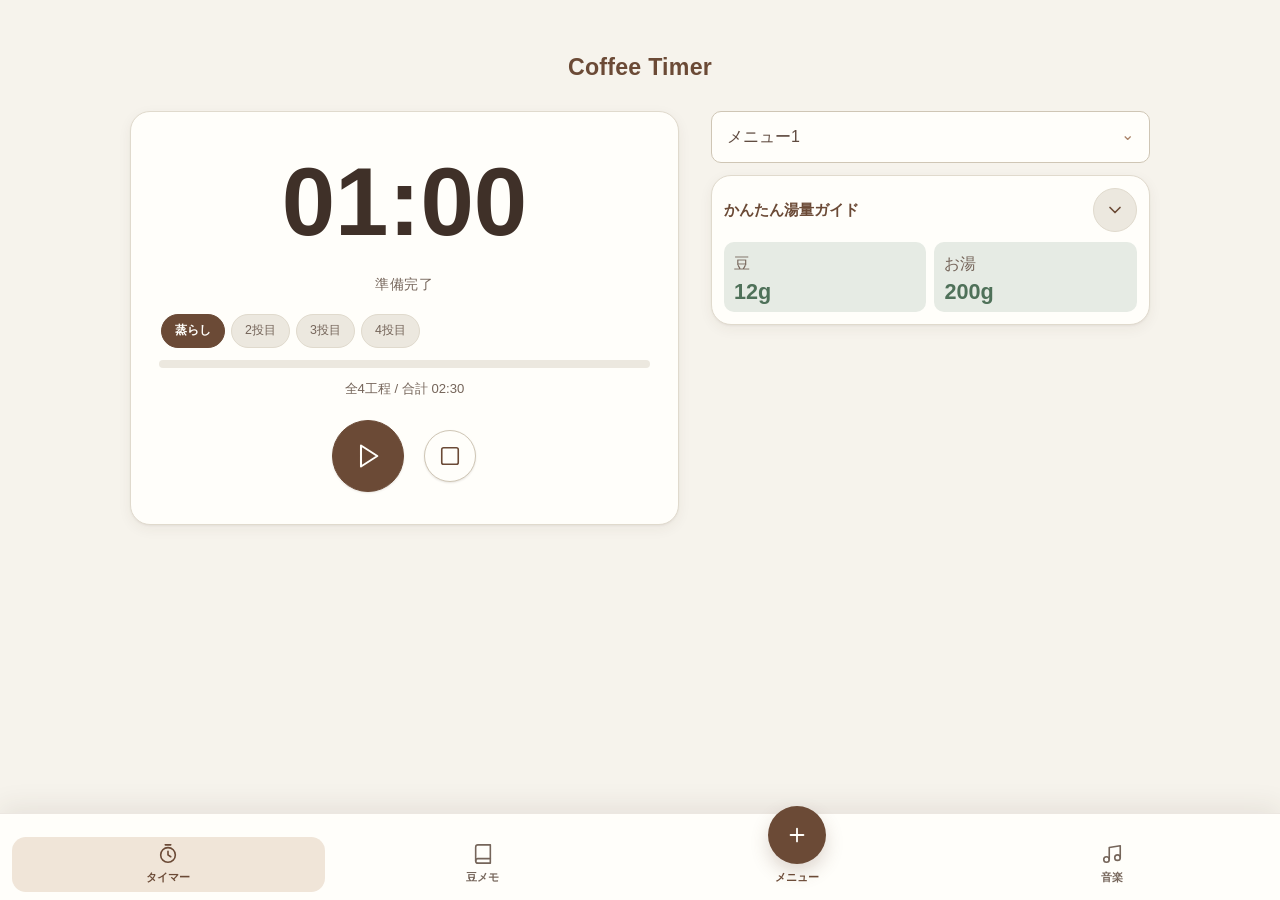
<file: index.html>
<!DOCTYPE html>
<html lang="ja">
<head>
  <meta charset="UTF-8" />
  <meta name="viewport" content="width=device-width, initial-scale=1.0" />
  <meta name="theme-color" content="#F6F3EC" />
  <title>Coffee Timer</title>
  <link rel="stylesheet" href="style.css" />
</head>
<body>
  <main class="timer-card">
    <div class="app-header">
      <h1>Coffee Timer</h1>
    </div>

    <div class="layout-timer">

    <p class="visually-hidden" id="current-step" aria-live="polite">現在：蒸らし</p>

    <section class="timer-display" aria-label="残り時間">
      <time id="time-display" datetime="PT1M">01:00</time>
    </section>

    <p id="pour-display" class="timer-pour-display" hidden aria-live="polite">
      <span class="timer-pour-label">今回</span>
      <span id="pour-display-value" class="timer-pour-value"></span>
      <span class="timer-pour-unit">g</span>
    </p>

    <p class="status" id="status-text" aria-live="polite">準備完了</p>

    <section class="progress-area" aria-label="progress">
      <div id="progress-chips" class="progress-chips"></div>
      <div class="progress-track" aria-hidden="true">
        <div id="progress-bar-fill" class="progress-bar-fill"></div>
      </div>
      <p id="next-step-text" class="next-step" aria-live="polite"></p>
    </section>

    <div class="controls" aria-label="タイマー操作">
      <button id="start-button" class="control-button start" type="button" aria-label="開始">
        <svg viewBox="0 0 24 24" width="28" height="28" fill="none" stroke="currentColor" stroke-width="1.75" stroke-linecap="round" stroke-linejoin="round" aria-hidden="true">
          <polygon points="6 3 20 12 6 21 6 3"></polygon>
        </svg>
      </button>
      <button id="pause-button" class="control-button" type="button" aria-label="一時停止">
        <svg viewBox="0 0 24 24" width="24" height="24" fill="none" stroke="currentColor" stroke-width="1.75" stroke-linecap="round" stroke-linejoin="round" aria-hidden="true">
          <rect x="14" y="4" width="4" height="16" rx="1"></rect>
          <rect x="6" y="4" width="4" height="16" rx="1"></rect>
        </svg>
      </button>
      <button id="reset-button" class="control-button" type="button" aria-label="リセット">
        <svg viewBox="0 0 24 24" width="22" height="22" fill="none" stroke="currentColor" stroke-width="1.75" stroke-linecap="round" stroke-linejoin="round" aria-hidden="true">
          <rect x="3" y="3" width="18" height="18" rx="2"></rect>
        </svg>
      </button>
    </div>

    </div>
    <div class="layout-side">
    <div class="step-selector">
      <div class="preset-field">
        <label class="visually-hidden" for="timer-preset">抽出メニュー</label>
        <select id="timer-preset"></select>
      </div>
    </div>

    <section id="quick-water-guide" class="quick-water-guide" aria-labelledby="quick-water-guide-title">
      <div class="quick-water-guide-heading">
        <h2 id="quick-water-guide-title">かんたん湯量ガイド</h2>
        <button
          id="quick-water-guide-toggle"
          class="quick-water-guide-toggle"
          type="button"
          aria-expanded="false"
          aria-controls="quick-water-guide-details"
          aria-label="かんたん湯量ガイドの詳細を開く"
        >
          <svg class="quick-water-guide-chevron" viewBox="0 0 24 24" width="20" height="20" fill="none" stroke="currentColor" stroke-width="2" stroke-linecap="round" stroke-linejoin="round" aria-hidden="true">
            <path d="m6 9 6 6 6-6"></path>
          </svg>
        </button>
      </div>

      <div class="quick-water-results" aria-live="polite">
        <div class="quick-water-result">
          <span>豆</span>
          <strong id="quick-water-coffee">12g</strong>
        </div>
        <div class="quick-water-result">
          <span>お湯</span>
          <strong id="quick-water-total">200g</strong>
        </div>
      </div>

      <div id="quick-water-guide-details" class="quick-water-guide-details" hidden>
        <fieldset class="quick-water-mode-fieldset">
          <legend>計算方法</legend>
          <div class="water-mode-options quick-water-mode-options">
            <label class="water-mode-card">
              <input type="radio" name="quick-water-mode" value="servings" />
              <span>人数から</span>
            </label>
            <label class="water-mode-card">
              <input type="radio" name="quick-water-mode" value="ratio" />
              <span>比率から</span>
            </label>
            <label class="water-mode-card">
              <input type="radio" name="quick-water-mode" value="direct" />
              <span>直接指定</span>
            </label>
          </div>
        </fieldset>

        <div id="quick-water-servings-fields" class="quick-water-input-fields">
          <label class="quick-water-servings-field" for="quick-water-servings">
            <span>人数</span>
            <select id="quick-water-servings"></select>
          </label>
          <label class="quick-water-number-field" for="quick-water-beans-per-serving">
            <span>1人分の豆量</span>
            <span class="quick-water-input-shell">
              <input id="quick-water-beans-per-serving" type="number" min="0.1" step="0.1" inputmode="decimal" />
              <span>g</span>
            </span>
          </label>
          <label class="quick-water-number-field" for="quick-water-water-per-serving">
            <span>1人分の湯量</span>
            <span class="quick-water-input-shell">
              <input id="quick-water-water-per-serving" type="number" min="0.1" step="1" inputmode="decimal" />
              <span>g</span>
            </span>
          </label>
        </div>

        <div id="quick-water-ratio-fields" class="quick-water-input-fields" hidden>
          <label class="quick-water-number-field" for="quick-water-ratio-coffee">
            <span>豆量</span>
            <span class="quick-water-input-shell">
              <input id="quick-water-ratio-coffee" type="number" min="0.1" step="0.1" inputmode="decimal" />
              <span>g</span>
            </span>
          </label>
          <label class="quick-water-number-field" for="quick-water-brew-ratio">
            <span>抽出比率（1 :）</span>
            <span class="quick-water-input-shell">
              <input id="quick-water-brew-ratio" type="number" min="0.1" step="0.1" inputmode="decimal" />
              <span>倍</span>
            </span>
          </label>
        </div>

        <div id="quick-water-direct-fields" class="quick-water-input-fields" hidden>
          <label class="quick-water-number-field" for="quick-water-direct-coffee">
            <span>豆量</span>
            <span class="quick-water-input-shell">
              <input id="quick-water-direct-coffee" type="number" min="0.1" step="0.1" inputmode="decimal" />
              <span>g</span>
            </span>
          </label>
          <label class="quick-water-number-field" for="quick-water-direct-total">
            <span>総湯量</span>
            <span class="quick-water-input-shell">
              <input id="quick-water-direct-total" type="number" min="0.1" step="1" inputmode="decimal" />
              <span>g</span>
            </span>
          </label>
        </div>

        <p id="quick-water-message" class="quick-water-message" aria-live="polite"></p>
      </div>
    </section>

    <section id="sound-settings" class="sound-settings" aria-labelledby="sound-settings-title" hidden>
      <div class="sound-settings-heading">
        <h2 id="sound-settings-title">音設定</h2>
        <button id="sound-settings-close" class="sound-close-button" type="button" aria-label="音設定を閉じる">×</button>
      </div>

      <div class="sound-group">
        <h3>通知音</h3>

        <div class="sound-setting-row">
          <span>通知音</span>
          <label class="toggle-switch">
            <input id="alert-enabled" type="checkbox" aria-label="通知音のON/OFF" />
            <span class="toggle-track" aria-hidden="true"></span>
            <span id="alert-toggle-label" class="toggle-label">ON</span>
          </label>
        </div>

        <label class="sound-setting-row" for="alert-sound">
          <span>種類</span>
          <select id="alert-sound">
            <option value="bell">Bell</option>
            <option value="wood">Wood</option>
            <option value="soft">Soft</option>
          </select>
        </label>

        <label class="sound-setting-row volume-row" for="alert-volume">
          <span>音量</span>
          <span class="volume-control">
            <input id="alert-volume" type="range" min="0" max="100" step="1" />
            <output id="alert-volume-value" for="alert-volume">91</output>
          </span>
        </label>
      </div>

      <div class="sound-group">
        <h3>曲</h3>

        <div class="sound-setting-row">
          <span>BGM</span>
          <label class="toggle-switch">
            <input id="bgm-enabled" type="checkbox" aria-label="BGMのON/OFF" />
            <span class="toggle-track" aria-hidden="true"></span>
            <span id="bgm-toggle-label" class="toggle-label">OFF</span>
          </label>
        </div>

        <label class="sound-setting-row" for="bgm-track">
          <span>曲選択</span>
          <select id="bgm-track">
            <option value="none">None</option>
            <option value="morning-coffee">Morning Coffee</option>
            <option value="cafe-jazz" disabled>Cafe Jazz</option>
            <option value="rain" disabled>Rain</option>
            <option value="lofi" disabled>Lo-Fi</option>
          </select>
        </label>

        <label class="sound-setting-row volume-row" for="bgm-volume">
          <span>音量</span>
          <span class="volume-control">
            <input id="bgm-volume" type="range" min="0" max="100" step="1" />
            <output id="bgm-volume-value" for="bgm-volume">59</output>
          </span>
        </label>
      </div>

      <p id="bgm-status" class="bgm-status" aria-live="polite"></p>
      <button id="sound-settings-close-bottom" class="sound-close-text-button" type="button">閉じる</button>
    </section>

    <section id="step-editor" class="step-editor" aria-labelledby="editor-title" hidden>
      <div class="editor-heading">
        <h2 id="editor-title">メニュー編集</h2>
        <div id="menu-actions" class="menu-actions">
          <button
            id="menu-actions-button"
            class="menu-actions-button"
            type="button"
            aria-label="メニュー操作"
            aria-haspopup="menu"
            aria-expanded="false"
            aria-controls="menu-actions-popover"
          >
            <svg viewBox="0 0 24 24" width="22" height="22" fill="none" stroke="currentColor" stroke-width="2" stroke-linecap="round" aria-hidden="true">
              <circle cx="5" cy="12" r="1"></circle>
              <circle cx="12" cy="12" r="1"></circle>
              <circle cx="19" cy="12" r="1"></circle>
            </svg>
          </button>
          <div id="menu-actions-popover" class="menu-actions-popover" role="menu" hidden>
            <button id="delete-menu-button" type="button" role="menuitem">このメニューを削除</button>
            <p id="delete-menu-help" hidden>最後のメニューは削除できません</p>
          </div>
        </div>
      </div>

      <label class="menu-name-field">
        <span>メニュー名</span>
        <input id="menu-name" type="text" maxlength="30" required />
      </label>

      <div id="step-list" class="step-list"></div>

      <button id="add-step-button" class="add-step-button" type="button" aria-label="工程を追加">＋</button>
      <button id="save-menu-button" class="save-button" type="button">記録</button>
      <p id="editor-message" class="editor-message" aria-live="polite"></p>
    </section>

    <div id="delete-menu-dialog" class="delete-dialog-backdrop" role="dialog" aria-modal="true" aria-labelledby="delete-menu-title" aria-describedby="delete-menu-description" hidden>
      <div class="delete-dialog-panel">
        <h2 id="delete-menu-title">メニューを削除しますか？</h2>
        <p id="delete-menu-description"></p>
        <div class="delete-dialog-actions">
          <button id="cancel-delete-menu-button" class="dialog-cancel-button" type="button">キャンセル</button>
          <button id="confirm-delete-menu-button" class="dialog-delete-button" type="button">削除する</button>
        </div>
      </div>
    </div>

    <section id="bean-memo-panel" class="bean-memo-panel" aria-labelledby="bean-memo-title" hidden>
      <div class="bean-memo-heading">
        <div>
          <h2 id="bean-memo-title">Coffee Bean Memo</h2>
          <p id="bean-form-mode" class="bean-form-mode">新しい豆メモ</p>
        </div>
        <button id="bean-form-clear" class="text-button" type="button">新規</button>
      </div>

      <form id="bean-form" class="bean-form">
        <input id="bean-id" type="hidden" />

        <div class="bean-form-section">
          <h3>基本情報</h3>
          <label class="bean-field">
            <span>豆の名前</span>
            <input id="bean-name" type="text" maxlength="80" required autocomplete="off" />
          </label>
          <label class="bean-field">
            <span>ロースター / 購入店</span>
            <input id="bean-roaster" list="roaster-list" type="text" maxlength="80" autocomplete="off" />
            <datalist id="roaster-list"></datalist>
          </label>
          <div class="bean-field-grid">
            <label class="bean-field">
              <span>地域</span>
              <select id="bean-origin-region"></select>
            </label>
            <label class="bean-field">
              <span>国</span>
              <select id="bean-origin-country"></select>
            </label>
          </div>
          <label id="bean-origin-country-other-field" class="bean-field" hidden>
            <span>追加する国</span>
            <input id="bean-origin-country-other" type="text" maxlength="80" autocomplete="off" />
          </label>
          <label class="bean-field">
            <span>精製方法</span>
            <select id="bean-process"></select>
          </label>
          <label id="bean-process-other-field" class="bean-field" hidden>
            <span>その他の精製方法</span>
            <input id="bean-process-other" type="text" maxlength="60" autocomplete="off" />
          </label>
          <label class="bean-field">
            <span>焙煎度</span>
            <select id="bean-roast-level"></select>
          </label>
          <label id="bean-roast-level-other-field" class="bean-field" hidden>
            <span>その他の焙煎度</span>
            <input id="bean-roast-level-other" type="text" maxlength="60" autocomplete="off" />
          </label>
        </div>

        <details id="bean-detail-section" class="bean-collapsible">
          <summary>詳細情報</summary>
          <div class="bean-collapsible-body bean-field-grid">
            <label class="bean-field">
              <span>購入日</span>
              <input id="bean-purchase-date" type="date" />
            </label>
            <label class="bean-field">
              <span>開封日</span>
              <input id="bean-opened-date" type="date" />
            </label>
            <label class="bean-field">
              <span>購入価格</span>
              <input id="bean-price" type="number" min="0" step="1" inputmode="numeric" />
            </label>
            <label class="bean-field">
              <span>内容量g</span>
              <input id="bean-weight-gram" type="number" min="0" step="1" inputmode="numeric" />
            </label>
          </div>
        </details>

        <section class="bean-form-section bean-rating-section" aria-labelledby="bean-rating-title">
          <div class="bean-section-title-row">
            <h3 id="bean-rating-title">味の評価</h3>
            <div class="overall-score">
              <span>総合評価</span>
              <output id="bean-rating-overall-output" for="bean-rating-overall">3</output>
            </div>
          </div>

          <svg id="bean-radar-chart" class="bean-radar-chart" viewBox="0 0 180 180" role="img" aria-label="味の評価レーダーチャート"></svg>

          <div class="flavor-preview">
            <span>フレーバーノート</span>
            <div id="bean-flavor-tags" class="flavor-tags" aria-live="polite"></div>
          </div>

          <details id="bean-rating-editor" class="bean-collapsible compact">
            <summary>評価を編集</summary>
            <div class="bean-collapsible-body">
              <div id="bean-rating-controls" class="rating-button-list"></div>
              <input id="bean-rating-acidity" type="hidden" value="3" />
              <input id="bean-rating-bitterness" type="hidden" value="3" />
              <input id="bean-rating-sweetness" type="hidden" value="3" />
              <input id="bean-rating-body" type="hidden" value="3" />
              <input id="bean-rating-aroma" type="hidden" value="3" />
              <input id="bean-rating-aftertaste" type="hidden" value="3" />
              <input id="bean-rating-drinkability" type="hidden" value="3" />
              <input id="bean-rating-overall" type="hidden" value="3" />

              <label class="bean-field flavor-input-field">
                <span>フレーバーノート</span>
                <input id="bean-flavor-notes" type="text" placeholder="柑橘, 花, 紅茶" autocomplete="off" />
              </label>
            </div>
          </details>
        </section>

        <details id="bean-note-section" class="bean-collapsible">
          <summary>メモ</summary>
          <div class="bean-collapsible-body">
            <label class="bean-field">
              <span>感想メモ</span>
              <textarea id="bean-memo" rows="3"></textarea>
            </label>
            <label class="bean-field">
              <span>次回試したいこと</span>
              <textarea id="bean-next-try" rows="3"></textarea>
            </label>
            <label class="bean-field">
              <span>リピート評価</span>
              <select id="bean-repeat-rating"></select>
            </label>
            <label class="bean-check-field">
              <input id="bean-is-favorite" type="checkbox" />
              <span>お気に入り</span>
            </label>
          </div>
        </details>

        <button id="bean-save-button" class="save-button" type="submit">保存</button>
        <p id="bean-message" class="editor-message" aria-live="polite"></p>
      </form>

      <div class="bean-list-area">
        <h3>豆メモ一覧</h3>
        <div id="bean-list" class="bean-list"></div>
      </div>
    </section>
    </div>
  </main>

  <div id="save-toast" class="save-toast" role="status" aria-live="polite" aria-atomic="true"></div>

  <nav class="app-bottom-nav" aria-label="主要機能">
    <button id="home-nav-button" class="bottom-nav-button is-active" type="button" aria-label="タイマーへ戻る" aria-current="page">
      <svg viewBox="0 0 24 24" width="22" height="22" fill="none" stroke="currentColor" stroke-width="1.75" stroke-linecap="round" stroke-linejoin="round" aria-hidden="true">
        <circle cx="12" cy="13" r="8"></circle>
        <path d="M12 9v4l3 2"></path>
        <path d="M9 2h6"></path>
      </svg>
      <span>タイマー</span>
    </button>
    <button
      id="bean-memo-button"
      class="bottom-nav-button"
      type="button"
      aria-label="豆メモを開く"
      aria-expanded="false"
      aria-controls="bean-memo-panel"
    >
      <svg viewBox="0 0 24 24" width="22" height="22" fill="none" stroke="currentColor" stroke-width="1.75" stroke-linecap="round" stroke-linejoin="round" aria-hidden="true">
        <path d="M4 19.5A2.5 2.5 0 0 1 6.5 17H20"></path>
        <path d="M4 4.5A2.5 2.5 0 0 1 6.5 2H20v20H6.5A2.5 2.5 0 0 1 4 19.5z"></path>
      </svg>
      <span>豆メモ</span>
    </button>
    <button
      id="edit-button"
      class="bottom-nav-button bottom-nav-primary"
      type="button"
      aria-label="メニュー編集を開く"
      aria-expanded="false"
      aria-controls="step-editor"
    >
      <span class="bottom-nav-primary-icon" aria-hidden="true">
        <svg viewBox="0 0 24 24" width="28" height="28" fill="none" stroke="currentColor" stroke-width="2" stroke-linecap="round" stroke-linejoin="round">
          <path d="M12 5v14"></path>
          <path d="M5 12h14"></path>
        </svg>
      </span>
      <span>メニュー</span>
    </button>
    <button
      id="sound-settings-button"
      class="bottom-nav-button"
      type="button"
      aria-label="音設定を開く"
      aria-expanded="false"
      aria-controls="sound-settings"
    >
      <svg viewBox="0 0 24 24" width="22" height="22" fill="none" stroke="currentColor" stroke-width="1.75" stroke-linecap="round" stroke-linejoin="round" aria-hidden="true">
        <path d="M9 18V5l12-2v13"></path>
        <circle cx="6" cy="18" r="3"></circle>
        <circle cx="18" cy="16" r="3"></circle>
      </svg>
      <span>音楽</span>
    </button>
  </nav>

  <script src="js/db.js"></script>
  <script src="main.js"></script>
  <script src="js/beans.js"></script>
  <script src="js/progress.js"></script>
</body>
</html>
</file>
<file: style.css>
:root {
  color-scheme: dark;
  font-family: "Yu Gothic UI", "Segoe UI", sans-serif;
  color: #f1e7db;
  background: #17120f;
}

* {
  box-sizing: border-box;
}

html,
body {
  min-height: 100%;
  margin: 0;
}

body {
  display: grid;
  place-items: center;
  padding: 28px 18px;
  background: #17120f;
}

button,
select,
input {
  font: inherit;
}

button,
select {
  touch-action: manipulation;
}

.timer-card {
  width: min(100%, 420px);
  padding: 30px 26px 26px;
  border: 1px solid #49372d;
  border-radius: 22px 19px 23px 20px;
  background: #211a16;
  box-shadow: 0 10px 28px rgba(0, 0, 0, 0.25);
}

h1 {
  margin: 0 0 12px;
  color: #e6c9a9;
  font-family: Georgia, "Times New Roman", serif;
  font-size: clamp(1.65rem, 7vw, 2rem);
  font-weight: 600;
  letter-spacing: 0.04em;
  text-align: center;
}

.current-step {
  margin: 0 0 10px;
  color: #c8a783;
  font-size: 0.9rem;
  text-align: center;
}

.timer-display {
  display: grid;
  min-height: 180px;
  place-items: center;
  padding: 24px 12px;
  border: 2px solid #8b6045;
  border-radius: 15px 18px 14px 17px;
  background: #15110f;
  box-shadow: 3px 3px 0 #3b2a22;
  transform: rotate(-0.2deg);
}

#time-display {
  color: #fff8ef;
  font-family: "Courier New", monospace;
  font-size: clamp(4.4rem, 20vw, 5.8rem);
  font-variant-numeric: tabular-nums;
  font-weight: 700;
  letter-spacing: -0.09em;
  line-height: 1;
}

.status {
  min-height: 1.4em;
  margin: 12px 0 18px;
  color: #ad9988;
  font-size: 0.8rem;
  letter-spacing: 0.05em;
  text-align: center;
}

.controls {
  display: flex;
  justify-content: center;
  gap: 18px;
  margin-bottom: 24px;
}

.control-button {
  display: grid;
  width: 60px;
  height: 60px;
  flex: 0 0 60px;
  place-items: center;
  padding: 0;
  border: 1px solid #654b3c;
  border-radius: 50%;
  color: #ead7c2;
  background: #352820;
  box-shadow: 0 3px 0 #17110e;
  cursor: pointer;
  font-size: 1.4rem;
  line-height: 1;
  transition: background-color 120ms ease, transform 120ms ease;
}

.control-button.start {
  border-color: #d0a073;
  color: #251912;
  background: #c99463;
}

.control-button.sound[aria-expanded="true"] {
  border-color: #d0a073;
  color: #251912;
  background: #c99463;
}

.control-button.sound[aria-expanded="true"]:hover {
  background: #dda978;
}

.control-button:hover {
  background: #49362b;
  transform: translateY(-1px);
}

.control-button.start:hover {
  background: #dda978;
}

.control-button:active {
  box-shadow: none;
  transform: translateY(2px);
}

.control-button:focus-visible,
#timer-preset:focus-visible,
#alert-sound:focus-visible,
#bgm-track:focus-visible,
#alert-volume:focus-visible,
#bgm-volume:focus-visible,
#alert-enabled:focus-visible + .toggle-track,
#bgm-enabled:focus-visible + .toggle-track,
.memo-button:focus-visible,
.bean-collapsible summary:focus-visible,
.rating-button:focus-visible,
.bean-form input:focus-visible,
.bean-form select:focus-visible,
.bean-form textarea:focus-visible,
.sound-close-button:focus-visible,
.sound-close-text-button:focus-visible,
.edit-button:focus-visible,
.text-button:focus-visible,
.add-step-button:focus-visible,
.save-button:focus-visible,
.quick-water-guide-toggle:focus-visible,
.quick-water-servings-field select:focus-visible,
.quick-water-input-shell input:focus-visible,
.water-mode-card:focus-within,
.bottom-nav-button:focus-visible,
.step-row input:focus-visible,
.menu-name-field input:focus-visible,
.delete-button:focus-visible {
  outline: 2px solid #e7b27d;
  outline-offset: 3px;
}

.step-selector {
  display: grid;
  grid-template-columns: minmax(0, 1fr) auto;
  gap: 8px;
}

.preset-field {
  position: relative;
}

.preset-field::after {
  position: absolute;
  top: 50%;
  right: 16px;
  color: #bb9673;
  content: "⌄";
  font-size: 1rem;
  pointer-events: none;
  transform: translateY(-58%);
}

#timer-preset {
  width: 100%;
  min-height: 48px;
  padding: 11px 42px 11px 15px;
  border: 1px solid #5d4639;
  border-radius: 10px 12px 9px 11px;
  appearance: none;
  color: #eee0d1;
  background: #191411;
  cursor: pointer;
}

.sound-settings {
  display: grid;
  gap: 14px;
  margin-top: 14px;
  padding: 14px;
  border: 1px solid #49372d;
  border-radius: 13px 15px 12px 14px;
  background: #1a1512;
}

.sound-settings[hidden] {
  display: none;
}

.sound-settings-heading {
  display: flex;
  align-items: center;
  justify-content: space-between;
  gap: 12px;
}

.sound-settings h2 {
  margin: 0;
  color: #ddc1a4;
  font-size: 0.88rem;
  font-weight: 600;
}

.sound-close-button {
  display: grid;
  width: 30px;
  height: 30px;
  place-items: center;
  padding: 0;
  border: 1px solid #554035;
  border-radius: 50%;
  color: #dfcbb7;
  background: #30241e;
  cursor: pointer;
  font-size: 1.1rem;
}

.sound-group {
  display: grid;
  gap: 10px;
  padding-top: 12px;
  border-top: 1px dashed #49372d;
}

.sound-group h3 {
  margin: 0;
  color: #c8a783;
  font-size: 0.8rem;
  font-weight: 600;
}

.sound-setting-row {
  display: grid;
  grid-template-columns: 78px minmax(0, 1fr);
  align-items: center;
  gap: 12px;
  color: #ad9988;
  font-size: 0.78rem;
}

#alert-sound,
#bgm-track {
  width: 100%;
  min-width: 0;
  padding: 8px 10px;
  border: 1px solid #554035;
  border-radius: 8px;
  color: #eee0d1;
  background: #110e0c;
  cursor: pointer;
}

.volume-control {
  display: grid;
  grid-template-columns: minmax(0, 1fr) 32px;
  align-items: center;
  gap: 9px;
}

input[type="range"] {
  width: 100%;
  height: 34px;
  margin: 0;
  accent-color: #c99463;
  cursor: pointer;
  touch-action: pan-y;
}

.volume-control output {
  color: #dfcbb7;
  font-size: 0.72rem;
  font-variant-numeric: tabular-nums;
  text-align: right;
}

.toggle-switch {
  display: inline-flex;
  width: fit-content;
  align-items: center;
  gap: 9px;
  cursor: pointer;
}

.toggle-switch input {
  position: absolute;
  width: 1px;
  height: 1px;
  opacity: 0;
}

.toggle-track {
  position: relative;
  width: 40px;
  height: 22px;
  border: 1px solid #654b3c;
  border-radius: 999px;
  background: #30241e;
  transition: background-color 120ms ease;
}

.toggle-track::after {
  position: absolute;
  top: 3px;
  left: 3px;
  width: 14px;
  height: 14px;
  border-radius: 50%;
  background: #ad9988;
  content: "";
  transition: background-color 120ms ease, transform 120ms ease;
}

#alert-enabled:checked + .toggle-track,
#bgm-enabled:checked + .toggle-track {
  border-color: #c38e60;
  background: #6d4b34;
}

#alert-enabled:checked + .toggle-track::after,
#bgm-enabled:checked + .toggle-track::after {
  background: #f0d1ae;
  transform: translateX(18px);
}

.toggle-label {
  min-width: 25px;
  color: #dfcbb7;
  font-size: 0.72rem;
}

.bgm-status {
  min-height: 1.2em;
  margin: 0;
  color: #c8a783;
  font-size: 0.7rem;
  text-align: right;
}

.sound-close-text-button {
  width: 100%;
  padding: 9px 14px;
  border: 1px solid #654b3c;
  border-radius: 9px;
  color: #dfcbb7;
  background: #30241e;
  cursor: pointer;
}

.edit-button,
.memo-button,
.text-button,
.add-step-button,
.save-button,
.delete-button {
  border: 1px solid #654b3c;
  border-radius: 10px;
  color: #dfcbb7;
  background: #30241e;
  cursor: pointer;
  transition: background-color 120ms ease;
}

.edit-button {
  min-height: 48px;
  padding: 0 15px;
}

.edit-button:hover,
.memo-button:hover,
.text-button:hover,
.add-step-button:hover,
.delete-button:hover:not(:disabled) {
  background: #443228;
}

.bean-memo-actions {
  margin-top: 10px;
}

.memo-button {
  width: 100%;
  min-height: 44px;
  padding: 9px 15px;
  border-radius: 10px 12px 9px 11px;
  color: #ead7c2;
  font-weight: 700;
}

.memo-button[aria-expanded="true"] {
  border-color: #c38e60;
  color: #251912;
  background: #c99463;
}

.step-editor {
  margin-top: 18px;
  padding: 18px 14px 14px;
  border: 1px solid #49372d;
  border-radius: 13px 15px 12px 14px;
  background: #1a1512;
}

.step-editor[hidden] {
  display: none;
}

.editor-heading {
  display: flex;
  align-items: center;
  justify-content: space-between;
  gap: 12px;
}

.step-editor h2 {
  margin: 0;
  color: #ddc1a4;
  font-size: 0.95rem;
  font-weight: 600;
}

.text-button {
  padding: 7px 9px;
  font-size: 0.73rem;
}

.quick-water-guide {
  display: grid;
  gap: 10px;
  padding: 12px;
  border: 1px solid #49372d;
  border-radius: 12px;
  background: #17110e;
}

.quick-water-guide-heading {
  display: flex;
  gap: 10px;
  align-items: center;
  justify-content: space-between;
}

.quick-water-guide-heading h2 {
  margin: 0;
  color: #dfc5a9;
  font-size: 0.95rem;
}

.quick-water-guide-toggle {
  display: grid;
  width: 44px;
  height: 44px;
  padding: 0;
  border: 1px solid #554035;
  border-radius: 50%;
  place-items: center;
  color: #dfc5a9;
  background: #110e0c;
}

.quick-water-guide-chevron {
  transition: transform 180ms ease;
}

.quick-water-guide-toggle.is-open .quick-water-guide-chevron {
  transform: rotate(180deg);
}

.quick-water-message {
  margin: 0;
  color: #9f8a79;
  font-size: 0.74rem;
  line-height: 1.6;
}

.quick-water-servings-field,
.quick-water-number-field {
  display: grid;
  gap: 6px;
  color: #b9a18f;
  font-size: 0.76rem;
}

.quick-water-servings-field select,
.quick-water-input-shell input {
  width: 100%;
  min-width: 0;
  min-height: 44px;
  padding: 9px 10px;
  border: 1px solid #554035;
  border-radius: 8px;
  color: #f0e3d5;
  background: #110e0c;
}

.quick-water-results {
  display: grid;
  grid-template-columns: repeat(2, minmax(0, 1fr));
  gap: 8px;
}

.quick-water-result {
  display: grid;
  gap: 3px;
  padding: 8px 10px;
  border-radius: 10px;
  color: #9f8a79;
  background: #211915;
}

.quick-water-result strong {
  color: #c8dfbd;
  font-size: 1.35rem;
  line-height: 1.1;
}

.quick-water-guide-details {
  display: grid;
  gap: 10px;
}

.quick-water-guide-details[hidden] {
  display: none;
}

.quick-water-input-fields {
  display: grid;
  grid-template-columns: repeat(2, minmax(0, 1fr));
  gap: 8px;
}

.quick-water-input-fields[hidden] {
  display: none;
}

.quick-water-mode-fieldset {
  min-width: 0;
  padding: 0;
  border: 0;
}

.quick-water-mode-fieldset legend {
  margin-bottom: 6px;
  color: #b9a18f;
  font-size: 0.76rem;
}

.water-mode-options.quick-water-mode-options {
  grid-template-columns: repeat(3, minmax(0, 1fr));
}

.quick-water-mode-options .water-mode-card {
  min-height: 44px;
  place-items: center;
  text-align: center;
}

.quick-water-input-shell {
  display: grid;
  grid-template-columns: minmax(0, 1fr) auto;
  gap: 6px;
  align-items: center;
}

.quick-water-input-shell span {
  color: #9f8a79;
  font-size: 0.72rem;
}

.quick-water-message:empty {
  display: none;
}

@media (prefers-reduced-motion: reduce) {
  .quick-water-guide-chevron {
    transition: none;
  }
}

.menu-name-field {
  display: grid;
  gap: 6px;
  margin-top: 15px;
  color: #ad9988;
  font-size: 0.76rem;
}

.water-mode-options {
  display: grid;
  grid-template-columns: repeat(2, minmax(0, 1fr));
  gap: 8px;
}

.water-mode-card {
  position: relative;
  display: grid;
  gap: 3px;
  min-height: 58px;
  padding: 9px 10px;
  border: 1px solid #554035;
  border-radius: 8px;
  color: #dfc5a9;
  background: #110e0c;
  cursor: pointer;
}

.water-mode-card input {
  position: absolute;
  inline-size: 1px;
  block-size: 1px;
  opacity: 0;
}

.water-mode-card span {
  font-size: 0.82rem;
  font-weight: 700;
}

.water-mode-card small {
  color: #9f8a79;
  font-size: 0.68rem;
}

.water-mode-card.is-selected {
  border-color: #9ab08b;
  background: #1e261c;
}

.step-list {
  display: grid;
  gap: 8px;
  margin: 14px 0 16px;
}

.step-row {
  display: grid;
  grid-template-columns: minmax(70px, 1fr) auto auto;
  gap: 8px;
  align-items: center;
  padding-bottom: 8px;
  border-bottom: 1px dashed #49372d;
}
.step-name {
  grid-column: 1 / 2;
  grid-row: 1;
  color: #dfc5a9;
  font-size: 0.85rem;
}

.step-time-fields {
  display: grid;
  grid-template-columns: 66px 15px 66px 15px;
  gap: 6px;
  align-items: center;
  grid-column: 2 / 3;
  grid-row: 1;
}

.step-pour-field {
  display: grid;
  grid-template-columns: auto minmax(72px, 96px) 15px;
  grid-column: 2 / 3;
  grid-row: 2;
  gap: 6px;
  align-items: center;
  color: #b9a18f;
  font-size: 0.74rem;
}

.step-pour-label {
  white-space: nowrap;
}

.step-row input,
.menu-name-field input {
  width: 100%;
  min-width: 0;
  padding: 9px 8px;
  border: 1px solid #554035;
  border-radius: 8px;
  color: #f0e3d5;
  background: #110e0c;
}

.unit {
  color: #9f8a79;
  font-size: 0.72rem;
}

.delete-button {
  grid-column: 3 / 4;
  grid-row: 1;
  min-height: 38px;
  padding: 7px 8px;
  color: #d7a99b;
  font-size: 0.72rem;
}

.delete-button:disabled {
  cursor: not-allowed;
  opacity: 0.35;
}

.add-step-button {
  width: 100%;
  padding: 7px;
  margin-bottom: 9px;
  border-style: dashed;
  font-size: 1.2rem;
}

.save-button {
  width: 100%;
  padding: 11px 16px;
  border-color: #c38e60;
  color: #251912;
  background: #c99463;
  font-weight: 700;
}

.save-button:hover {
  background: #dda978;
}

.editor-message {
  min-height: 1.2em;
  margin: 8px 0 0;
  color: #c8a783;
  font-size: 0.73rem;
  text-align: center;
}

.bean-memo-panel {
  display: grid;
  gap: 16px;
  margin-top: 18px;
  padding: 18px 14px 14px;
  border: 1px solid #49372d;
  border-radius: 13px 15px 12px 14px;
  background: #1a1512;
}

.bean-memo-panel[hidden] {
  display: none;
}

.bean-memo-heading {
  display: flex;
  align-items: start;
  justify-content: space-between;
  gap: 12px;
}

.bean-memo-panel h2,
.bean-list-area h3,
.bean-form-section h3 {
  margin: 0;
  color: #ddc1a4;
  font-size: 0.95rem;
  font-weight: 600;
}

.bean-form-mode {
  margin: 5px 0 0;
  color: #ad9988;
  font-size: 0.72rem;
}

.bean-form,
.bean-form-section,
.bean-list-area,
.bean-list {
  display: grid;
  gap: 12px;
}

.bean-form-section {
  padding-top: 12px;
  border-top: 1px dashed #49372d;
}

.bean-collapsible {
  border-top: 1px dashed #49372d;
  padding-top: 10px;
}

.bean-collapsible summary {
  display: flex;
  align-items: center;
  justify-content: space-between;
  min-height: 38px;
  padding: 8px 10px;
  border: 1px solid #49372d;
  border-radius: 8px;
  color: #dfcbb7;
  background: #211a16;
  cursor: pointer;
  font-size: 0.8rem;
  font-weight: 700;
  list-style: none;
}

.bean-collapsible summary::-webkit-details-marker {
  display: none;
}

.bean-collapsible summary::after {
  color: #c99463;
  content: "▼";
  font-size: 0.68rem;
  transition: transform 120ms ease;
}

.bean-collapsible[open] summary::after {
  transform: rotate(180deg);
}

.bean-collapsible.compact {
  border-top: 0;
  padding-top: 0;
}

.bean-collapsible-body {
  display: grid;
  gap: 10px;
  padding-top: 10px;
}

.bean-section-title-row {
  display: flex;
  align-items: center;
  justify-content: space-between;
  gap: 12px;
}

.overall-score {
  display: inline-flex;
  align-items: center;
  gap: 7px;
  color: #ad9988;
  font-size: 0.72rem;
}

.overall-score output {
  display: grid;
  min-width: 28px;
  height: 28px;
  place-items: center;
  border: 1px solid #8b6045;
  border-radius: 50%;
  color: #251912;
  background: #c99463;
  font-weight: 700;
}

.bean-rating-section {
  gap: 10px;
}

.bean-radar-chart {
  width: min(100%, 260px);
  aspect-ratio: 1;
  justify-self: center;
  overflow: visible;
}

.radar-grid {
  fill: none;
  stroke: #49372d;
  stroke-width: 1;
}

.radar-axis {
  stroke: #554035;
  stroke-width: 1;
}

.radar-shape {
  fill: rgba(201, 148, 99, 0.32);
  stroke: #e0ad78;
  stroke-width: 2;
}

.radar-point {
  fill: #f0d1ae;
  stroke: #8b6045;
  stroke-width: 1;
}

.radar-label {
  fill: #dfcbb7;
  font-size: 8px;
  text-anchor: middle;
}

.flavor-preview {
  display: grid;
  gap: 7px;
  color: #ad9988;
  font-size: 0.74rem;
}

.flavor-tags {
  display: flex;
  flex-wrap: wrap;
  gap: 6px;
  min-height: 24px;
}

.flavor-tag {
  padding: 4px 7px;
  border: 1px solid #5d4639;
  border-radius: 999px;
  color: #f0d8bf;
  background: #30241e;
  font-size: 0.72rem;
}

.flavor-tag.empty {
  border-style: dashed;
  color: #9f8a79;
  background: transparent;
}

.bean-field,
.bean-check-field,
.rating-control {
  display: grid;
  gap: 6px;
  color: #ad9988;
  font-size: 0.76rem;
}

.bean-field[hidden] {
  display: none;
}

.bean-field-grid,
.rating-button-list {
  display: grid;
  gap: 10px;
}

.bean-field-grid {
  grid-template-columns: repeat(2, minmax(0, 1fr));
}

.rating-button-list {
  gap: 8px;
}

.rating-control {
  grid-template-columns: 72px minmax(0, 1fr);
  align-items: center;
}

.rating-buttons {
  display: grid;
  grid-template-columns: repeat(5, minmax(0, 1fr));
  gap: 5px;
}

.rating-button {
  min-height: 34px;
  padding: 0;
  border: 1px solid #554035;
  border-radius: 8px;
  color: #dfcbb7;
  background: #110e0c;
  cursor: pointer;
  font-size: 0.78rem;
}

.rating-button.is-active {
  border-color: #c38e60;
  color: #251912;
  background: #c99463;
  font-weight: 700;
}

.bean-form input:not([type="checkbox"]):not([type="hidden"]),
.bean-form select,
.bean-form textarea {
  width: 100%;
  min-width: 0;
  padding: 9px 8px;
  border: 1px solid #554035;
  border-radius: 8px;
  color: #f0e3d5;
  background: #110e0c;
}

.bean-form textarea {
  resize: vertical;
}

.bean-check-field {
  align-content: end;
  grid-template-columns: auto 1fr;
  align-items: center;
  min-height: 58px;
}

.bean-check-field input {
  width: 18px;
  height: 18px;
  accent-color: #c99463;
}

.bean-list-area {
  padding-top: 12px;
  border-top: 1px dashed #49372d;
}

.bean-empty {
  margin: 0;
  color: #9f8a79;
  font-size: 0.76rem;
  text-align: center;
}

.bean-card {
  display: grid;
  gap: 9px;
  padding: 12px;
  border: 1px solid #49372d;
  border-radius: 8px;
  background: #211a16;
}

.bean-card-main {
  display: grid;
  gap: 4px;
}

.bean-card-title {
  display: flex;
  align-items: center;
  justify-content: space-between;
  gap: 8px;
  color: #f0d8bf;
  font-size: 0.9rem;
  font-weight: 700;
}

.bean-favorite {
  color: #f0c36d;
  font-size: 0.82rem;
}

.bean-card-meta,
.bean-card-rating {
  color: #ad9988;
  font-size: 0.73rem;
  line-height: 1.45;
}

.bean-card-actions {
  display: grid;
  grid-template-columns: 1fr 1fr;
  gap: 8px;
}

.visually-hidden {
  position: absolute;
  width: 1px;
  height: 1px;
  padding: 0;
  margin: -1px;
  overflow: hidden;
  clip: rect(0, 0, 0, 0);
  white-space: nowrap;
  border: 0;
}

@media (max-width: 430px) {
  body {
    align-items: start;
    padding: 14px 10px;
  }

  .timer-card {
    padding: 24px 17px 20px;
    border-radius: 18px 16px 20px 17px;
  }

  .timer-display {
    min-height: 158px;
  }

  #time-display {
    font-size: clamp(4rem, 21vw, 5rem);
  }

  .controls {
    gap: 11px;
  }

  .control-button {
    width: 56px;
    height: 56px;
    flex-basis: 56px;
  }

  .step-editor {
    padding-inline: 10px;
  }

  .sound-settings {
    padding-inline: 10px;
  }

  .bean-memo-panel {
    padding-inline: 10px;
  }

  .bean-field-grid,
  .rating-button-list {
    grid-template-columns: 1fr;
  }

  .bean-section-title-row {
    align-items: start;
  }

  .rating-control {
    grid-template-columns: 1fr;
  }

  .step-row {
    grid-template-columns: 1fr auto;
    gap: 4px;
  }

  .step-time-fields {
    grid-template-columns: minmax(0, 1fr) 12px minmax(0, 1fr) 12px;
    grid-column: 1 / -1;
    grid-row: 2;
  }

  .step-pour-field {
    grid-template-columns: auto minmax(0, 1fr) 12px;
    grid-column: 1 / -1;
    grid-row: 3;
  }

  .delete-button {
    grid-column: 2 / 3;
    grid-row: 1;
    min-height: 38px;
  }

}

.menu-actions {
  position: relative;
}

.menu-actions[hidden],
.menu-actions-popover[hidden],
.delete-dialog-backdrop[hidden] {
  display: none;
}

.menu-actions-button {
  display: grid;
  width: 44px;
  height: 44px;
  padding: 0;
  border: 1px solid var(--border-strong);
  border-radius: 50%;
  place-items: center;
  color: var(--text-heading);
  background: var(--paper);
  cursor: pointer;
}

.menu-actions-button:hover,
.menu-actions-button:focus-visible {
  border-color: var(--wood-600);
  background: var(--greige);
}

.menu-actions-popover {
  position: absolute;
  z-index: 20;
  top: calc(100% + 6px);
  right: 0;
  width: min(240px, calc(100vw - 32px));
  padding: 6px;
  border: 1px solid var(--border-strong);
  border-radius: var(--radius-md);
  background: var(--paper);
  box-shadow: 0 10px 28px rgb(48 35 28 / 16%);
}

.menu-actions-popover button {
  width: 100%;
  min-height: 44px;
  padding: 10px 12px;
  border: 0;
  border-radius: var(--radius-sm);
  color: var(--text-danger);
  background: transparent;
  font: inherit;
  font-weight: 800;
  text-align: left;
  cursor: pointer;
}

.menu-actions-popover button:hover:not(:disabled),
.menu-actions-popover button:focus-visible {
  background: var(--terracotta-soft);
}

.menu-actions-popover button:disabled {
  color: var(--text-muted);
  cursor: not-allowed;
}

.menu-actions-popover p {
  margin: 2px 10px 8px;
  color: var(--text-muted);
  font-size: 0.78rem;
  font-weight: 700;
}

.delete-dialog-backdrop {
  position: fixed;
  z-index: 1100;
  inset: 0;
  display: grid;
  padding: 20px;
  place-items: center;
  background: rgb(48 35 28 / 42%);
}

.delete-dialog-panel {
  width: min(420px, 100%);
  max-height: calc(100dvh - 40px);
  overflow: auto;
  padding: 24px;
  border: 1px solid var(--border-strong);
  border-radius: var(--radius-lg);
  background: var(--paper);
  box-shadow: 0 18px 48px rgb(48 35 28 / 24%);
}

.delete-dialog-panel h2 {
  margin: 0 0 10px;
  color: var(--text-heading);
  font-size: 1.2rem;
}

.delete-dialog-panel p {
  margin: 0;
  color: var(--text-normal);
  line-height: 1.7;
  overflow-wrap: anywhere;
}

.delete-dialog-actions {
  display: flex;
  justify-content: flex-end;
  gap: 10px;
  margin-top: 22px;
}

.dialog-cancel-button,
.dialog-delete-button {
  min-height: 44px;
  padding: 10px 18px;
  border-radius: var(--radius-pill);
  font: inherit;
  font-weight: 800;
  cursor: pointer;
}

.dialog-cancel-button {
  border: 1px solid var(--border-strong);
  color: var(--text-heading);
  background: transparent;
}

.dialog-delete-button {
  border: 1px solid var(--terracotta);
  color: #fff;
  background: var(--terracotta);
}

.dialog-cancel-button:hover,
.dialog-cancel-button:focus-visible {
  border-color: var(--wood-600);
  background: var(--greige);
}

.dialog-delete-button:hover,
.dialog-delete-button:focus-visible {
  filter: brightness(0.9);
}

@media (max-width: 430px) {
  .delete-dialog-actions {
    display: grid;
    grid-template-columns: 1fr 1fr;
  }
}

.save-toast {
  position: fixed;
  z-index: 1000;
  right: max(16px, env(safe-area-inset-right));
  bottom: max(16px, env(safe-area-inset-bottom));
  left: max(16px, env(safe-area-inset-left));
  width: fit-content;
  max-width: calc(100vw - 32px);
  margin-inline: auto;
  padding: 12px 18px;
  border-radius: var(--radius-pill);
  color: #fff;
  background: #4f3a2f;
  box-shadow: 0 8px 24px rgb(48 35 28 / 24%);
  font-weight: 800;
  text-align: center;
  opacity: 0;
  pointer-events: none;
  transform: translateY(12px);
  transition: opacity 180ms ease, transform 180ms ease;
}

.save-toast.is-visible {
  opacity: 1;
  transform: translateY(0);
}

@media (prefers-reduced-motion: reduce) {
  .save-toast {
    transition: none;
  }
}

@media (prefers-reduced-motion: reduce) {
  .control-button,
  .edit-button,
  .text-button,
  .add-step-button,
  .save-button,
  .delete-button,
  .sound-close-button,
  .sound-close-text-button,
  .toggle-track,
  .toggle-track::after,
  .bean-collapsible summary::after {
    transition: none;
  }
}

/* Phase 1: Claude Design timer screen adaptation */
:root {
  color-scheme: light;
  --ivory: #f6f3ec;
  --greige: #ece8df;
  --paper: #fffefa;
  --wood-700: #3f3028;
  --wood-600: #6b4a36;
  --wood-400: #a98267;
  --sage: #7f9684;
  --sage-text: #4f7159;
  --sage-soft: #e6ebe4;
  --terracotta: #9f432d;
  --terracotta-border: #d09a86;
  --terracotta-soft: #f4e4db;
  --wood-soft: #f0e5d8;
  --text-primary: var(--wood-700);
  --text-normal: #5f4a3f;
  --text-body: var(--text-normal);
  --text-heading: var(--wood-600);
  --text-muted: #75655a;
  --text-disabled: #8f837b;
  --text-danger: var(--terracotta);
  --text-placeholder: #7f7168;
  --text-on-brown: #fffefa;
  --border-line: #e0dacd;
  --border-strong: #cfc6b5;
  --focus-ring: #b08a66;
  --radius-sm: 10px;
  --radius-md: 14px;
  --radius-lg: 20px;
  --radius-pill: 999px;
  --shadow-card: 0 1px 2px rgba(63, 48, 40, 0.05), 0 4px 14px rgba(63, 48, 40, 0.06);
  --shadow-button: 0 1px 2px rgba(63, 48, 40, 0.12);
  --ease-out: cubic-bezier(0.22, 1, 0.36, 1);
  font-family: "Yu Gothic", "Yu Gothic UI", "Hiragino Kaku Gothic ProN", "Segoe UI", sans-serif;
  color: var(--text-body);
  background: var(--ivory);
}

body {
  display: grid;
  place-items: start center;
  padding: 24px 16px calc(112px + env(safe-area-inset-bottom));
  color: var(--text-body);
  background: var(--ivory);
  line-height: 1.7;
}

button,
select,
input {
  color: inherit;
}

.timer-card {
  width: min(100%, 440px);
  padding: 0;
  border: 0;
  border-radius: 0;
  background: transparent;
  box-shadow: none;
}

.app-header {
  display: flex;
  align-items: center;
  justify-content: center;
  gap: 12px;
  padding: 0 4px;
  margin-bottom: 14px;
}

h1 {
  margin: 0;
  color: var(--text-heading);
  font-family: "Segoe UI", "Yu Gothic UI", sans-serif;
  font-size: 1.25rem;
  font-weight: 700;
  letter-spacing: 0.01em;
  text-align: left;
}

.layout-timer,
.sound-settings,
.step-editor,
.bean-memo-panel {
  border: 1px solid var(--border-line);
  border-radius: var(--radius-lg);
  background: var(--paper);
  box-shadow: var(--shadow-card);
}

.layout-timer {
  display: flex;
  flex-direction: column;
  gap: 16px;
  padding: 28px 20px 24px;
}

.layout-side {
  display: flex;
  flex-direction: column;
  gap: 12px;
  margin-top: 16px;
}

.current-step {
  margin: 0;
  color: var(--text-heading);
  font-size: 1rem;
  font-weight: 700;
  text-align: center;
}

.timer-display {
  display: grid;
  min-height: auto;
  place-items: center;
  padding: 4px 12px;
  border: 0;
  border-radius: 0;
  background: transparent;
  box-shadow: none;
  transform: none;
}

#time-display {
  color: var(--text-primary);
  font-family: "Segoe UI", "Yu Gothic UI", sans-serif;
  font-size: clamp(4.4rem, 21vw, 5.6rem);
  font-variant-numeric: tabular-nums;
  font-weight: 700;
  letter-spacing: 0;
  line-height: 1.05;
}

.status {
  display: flex;
  align-items: center;
  justify-content: center;
  gap: 7px;
  min-height: 1.4em;
  margin: 0;
  color: var(--text-muted);
  font-size: 0.85rem;
  letter-spacing: 0.04em;
  text-align: center;
}

.timer-pour-display {
  display: flex;
  align-items: baseline;
  justify-content: center;
  gap: 0.25rem;
  margin: 0.25rem 0;
  color: var(--sage-text);
  white-space: nowrap;
}

.timer-pour-display[hidden] {
  display: none;
}

.timer-pour-label {
  font-size: 0.9rem;
  font-weight: 700;
  letter-spacing: 0.04em;
}

.timer-pour-value {
  color: var(--sage-text);
  font-family: "Segoe UI", "Yu Gothic UI", sans-serif;
  font-size: 2rem;
  font-variant-numeric: tabular-nums;
  font-weight: 700;
  line-height: 1;
}

.timer-pour-unit {
  color: var(--sage-text);
  font-size: 1.05rem;
  font-weight: 700;
}

body.is-running .status {
  color: var(--sage-text);
  font-weight: 700;
}

body.is-running .status::before {
  width: 8px;
  height: 8px;
  border-radius: 50%;
  background: var(--sage);
  content: "";
}

.progress-area {
  display: flex;
  flex-direction: column;
  gap: 10px;
}

.progress-chips {
  display: flex;
  gap: 6px;
  overflow-x: auto;
  padding: 2px;
  scrollbar-width: none;
  -webkit-overflow-scrolling: touch;
}

.progress-chips::-webkit-scrollbar {
  display: none;
}

.progress-chip {
  flex: 0 0 auto;
  padding: 5px 13px;
  border: 1px solid var(--border-line);
  border-radius: var(--radius-pill);
  color: var(--text-muted);
  background: var(--greige);
  font-size: 0.78rem;
  white-space: nowrap;
  transition: background-color 120ms ease, color 120ms ease;
}

.progress-chip.current {
  border-color: var(--wood-600);
  color: var(--text-on-brown);
  background: var(--wood-600);
  font-weight: 700;
}

.progress-chip.current.is-pulsing {
  animation: active-step-pulse 2.1s ease-in-out infinite;
  transform-origin: center;
}

.progress-chip.done {
  border-color: var(--sage-soft);
  color: var(--sage-text);
  background: var(--sage-soft);
}

@keyframes active-step-pulse {
  0%,
  100% {
    box-shadow: 0 0 0 rgba(107, 74, 54, 0);
    opacity: 1;
    transform: scale(1);
  }

  50% {
    box-shadow: 0 0 0 4px rgba(107, 74, 54, 0.08);
    opacity: 0.88;
    transform: scale(1.03);
  }
}

.progress-track {
  height: 8px;
  overflow: hidden;
  border-radius: var(--radius-pill);
  background: var(--greige);
}

.progress-bar-fill {
  width: 0%;
  height: 100%;
  border-radius: var(--radius-pill);
  background: var(--sage);
  transition: width 220ms var(--ease-out);
}

.next-step {
  min-height: 1.4em;
  margin: 0;
  color: var(--text-muted);
  font-size: 0.82rem;
  text-align: center;
}

.controls {
  align-items: center;
  gap: 20px;
  margin: 4px 0 0;
}

.control-button {
  width: 52px;
  height: 52px;
  flex: 0 0 auto;
  border: 1.5px solid var(--border-strong);
  color: var(--wood-600);
  background: var(--paper);
  box-shadow: var(--shadow-button);
  font-size: 1rem;
}

.control-button:hover {
  background: var(--wood-soft);
}

.control-button.start,
body.is-paused #start-button,
body.is-running #pause-button {
  width: 72px;
  height: 72px;
  border-color: var(--wood-600);
  color: var(--text-on-brown);
  background: var(--wood-600);
}

.control-button.start:hover,
body.is-paused #start-button:hover,
body.is-running #pause-button:hover {
  background: #5b3e2d;
}

#pause-button {
  display: none;
}

body.is-running #start-button {
  display: none;
}

body.is-running #pause-button {
  display: grid;
}

.app-header .control-button.sound {
  width: 44px;
  height: 44px;
  border-color: var(--border-line);
  color: var(--wood-400);
  background: transparent;
  box-shadow: none;
}

.app-header .control-button.sound:hover {
  background: var(--wood-soft);
}

.app-header .control-button.sound[aria-expanded="true"] {
  border-color: var(--wood-600);
  color: var(--text-on-brown);
  background: var(--wood-600);
}

.step-selector {
  grid-template-columns: minmax(0, 1fr);
  gap: 0;
}

.preset-field::after {
  color: var(--wood-400);
}

#timer-preset {
  min-height: 48px;
  border: 1.5px solid var(--border-strong);
  border-radius: var(--radius-sm);
  color: var(--text-body);
  background: var(--paper);
}

.app-bottom-nav {
  position: fixed;
  right: 0;
  bottom: 0;
  left: 0;
  z-index: 20;
  display: grid;
  grid-template-columns: repeat(4, minmax(0, 1fr));
  align-items: end;
  gap: 2px;
  padding: 8px max(12px, env(safe-area-inset-left)) calc(8px + env(safe-area-inset-bottom)) max(12px, env(safe-area-inset-right));
  border-top: 1px solid rgba(107, 74, 54, 0.13);
  background: rgba(255, 254, 250, 0.96);
  box-shadow: 0 -8px 24px rgba(63, 48, 40, 0.08);
  backdrop-filter: blur(14px);
}

.bottom-nav-button {
  display: grid;
  min-width: 0;
  min-height: 52px;
  place-items: center;
  gap: 3px;
  padding: 6px 4px;
  border: 0;
  border-radius: var(--radius-md);
  color: var(--text-muted);
  background: transparent;
  font-size: 0.68rem;
  font-weight: 700;
}

.bottom-nav-button svg {
  width: 22px;
  height: 22px;
}

.bottom-nav-button.is-active {
  color: var(--wood-600);
}

.bottom-nav-button[aria-current] {
  background: var(--wood-soft);
}

.bottom-nav-primary {
  gap: 4px;
  min-height: 68px;
  margin-top: -22px;
  color: var(--wood-600);
}

.bottom-nav-primary-icon {
  display: grid;
  width: 58px;
  height: 58px;
  place-items: center;
  border-radius: 50%;
  color: var(--text-on-brown);
  background: var(--wood-600);
  box-shadow: 0 8px 18px rgba(107, 74, 54, 0.22);
}

.bottom-nav-primary.is-active .bottom-nav-primary-icon,
.bottom-nav-primary[aria-current] .bottom-nav-primary-icon {
  background: var(--wood-700);
}

.quick-water-guide {
  border-color: var(--border-line);
  border-radius: var(--radius-lg);
  background: var(--paper);
  box-shadow: var(--shadow-card);
}

.quick-water-guide-heading h2 {
  color: var(--text-heading);
  font-weight: 800;
}

.quick-water-message,
.quick-water-servings-field,
.quick-water-number-field,
.quick-water-mode-fieldset legend {
  color: var(--text-muted);
}

.quick-water-guide-toggle {
  border-color: var(--border-line);
  color: var(--wood-600);
  background: var(--greige);
}

.quick-water-guide-toggle:hover {
  background: var(--wood-soft);
}

.quick-water-servings-field select,
.quick-water-input-shell input {
  border: 1.5px solid var(--border-strong);
  border-radius: var(--radius-sm);
  color: var(--text-body);
  background: var(--paper);
}

.quick-water-result {
  color: var(--text-muted);
  background: var(--sage-soft);
}

.quick-water-result strong {
  color: var(--sage-text);
}

.quick-water-input-shell span {
  color: var(--text-muted);
}

.edit-button,
.memo-button,
.text-button,
.add-step-button,
.sound-close-text-button {
  border: 1.5px solid var(--wood-600);
  border-radius: var(--radius-md);
  color: var(--wood-600);
  background: var(--paper);
}

.edit-button {
  padding: 0 18px;
  font-weight: 700;
}

.edit-button:hover,
.memo-button:hover,
.text-button:hover,
.add-step-button:hover,
.sound-close-text-button:hover {
  background: var(--wood-soft);
}


.bean-memo-actions {
  margin: 0;
}

.memo-button {
  min-height: 48px;
  border-color: var(--border-strong);
  color: var(--wood-600);
  background: var(--greige);
}

.memo-button[aria-expanded="true"] {
  border-color: var(--wood-600);
  color: var(--text-on-brown);
  background: var(--wood-600);
}

.sound-settings,
.step-editor,
.bean-memo-panel {
  margin-top: 0;
  padding: 18px 16px;
}

.sound-settings h2,
.step-editor h2,
.bean-memo-panel h2,
.bean-list-area h3,
.bean-form-section h3 {
  color: var(--text-heading);
  font-weight: 700;
}

.sound-group,
.bean-form-section,
.bean-list-area,
.bean-collapsible,
.step-row {
  border-color: var(--border-line);
}

.sound-setting-row,
.menu-name-field,
.bean-field,
.bean-check-field,
.rating-control,
.editor-message,
.bean-form-mode,
.bean-card-meta,
.bean-card-rating,
.unit,
.step-pour-field,
.bean-empty,
.flavor-tag.empty {
  color: var(--text-muted);
}

.step-name {
  color: var(--text-normal);
  font-weight: 700;
}

.water-mode-card {
  border-color: var(--border-strong);
  color: var(--text-heading);
  background: var(--paper);
}

.water-mode-card.is-selected {
  border-color: var(--sage);
  background: var(--sage-soft);
}

#alert-sound,
#bgm-track,
.step-row input,
.menu-name-field input,
.bean-form input:not([type="checkbox"]):not([type="hidden"]),
.bean-form select,
.bean-form textarea {
  border: 1.5px solid var(--border-strong);
  border-radius: var(--radius-sm);
  color: var(--text-body);
  background: var(--paper);
}

.toggle-track {
  border-color: var(--border-strong);
  background: var(--greige);
}

.toggle-track::after {
  background: var(--paper);
  box-shadow: var(--shadow-button);
}

#alert-enabled:checked + .toggle-track,
#bgm-enabled:checked + .toggle-track {
  border-color: var(--sage);
  background: var(--sage);
}

.save-button,
.rating-button.is-active,
.overall-score output {
  border-color: var(--wood-600);
  color: var(--text-on-brown);
  background: var(--wood-600);
}

.delete-button {
  border-color: #c87958;
  color: #9f4b32;
  background: #fff4ef;
  font-weight: 700;
  opacity: 1;
}

.delete-button:hover:not(:disabled) {
  border-color: #a95338;
  color: #7f3825;
  background: #f9e4da;
}

.delete-button:disabled {
  border-color: #d7d0c8;
  color: #9c928b;
  background: #eeeae4;
  opacity: 0.65;
  cursor: not-allowed;
}

.bean-card {
  border-color: var(--border-line);
  border-radius: var(--radius-md);
  background: var(--paper);
  box-shadow: var(--shadow-button);
}

.bean-collapsible summary {
  min-height: 44px;
  border-color: var(--border-line);
  border-radius: var(--radius-md);
  color: var(--wood-600);
  background: var(--greige);
}

input::placeholder,
textarea::placeholder {
  color: var(--text-placeholder);
  opacity: 1;
}

button:disabled,
input:disabled,
select:disabled,
textarea:disabled {
  color: var(--text-disabled);
}

.control-button:focus-visible,
#timer-preset:focus-visible,
#alert-sound:focus-visible,
#bgm-track:focus-visible,
#alert-volume:focus-visible,
#bgm-volume:focus-visible,
#alert-enabled:focus-visible + .toggle-track,
#bgm-enabled:focus-visible + .toggle-track,
.memo-button:focus-visible,
.bean-collapsible summary:focus-visible,
.rating-button:focus-visible,
.bean-form input:focus-visible,
.bean-form select:focus-visible,
.bean-form textarea:focus-visible,
.sound-close-button:focus-visible,
.sound-close-text-button:focus-visible,
.edit-button:focus-visible,
.text-button:focus-visible,
.add-step-button:focus-visible,
.save-button:focus-visible,
.quick-water-guide-toggle:focus-visible,
.quick-water-servings-field select:focus-visible,
.quick-water-input-shell input:focus-visible,
.water-mode-card:focus-within,
.step-row input:focus-visible,
.menu-name-field input:focus-visible,
.delete-button:focus-visible {
  outline-color: var(--focus-ring);
  outline-offset: 2px;
}

.delete-button:focus-visible {
  outline: 3px solid rgba(200, 121, 88, 0.25);
  outline-offset: 2px;
}

@media (max-width: 430px) {
  body {
    padding: 14px 16px calc(108px + env(safe-area-inset-bottom));
  }

  .layout-timer {
    padding: 22px 16px 20px;
  }

  #time-display {
    font-size: clamp(4rem, 22vw, 5rem);
  }

  .controls {
    gap: 14px;
  }
}

@media (min-width: 920px) {
  body {
    padding: 48px 32px calc(116px + env(safe-area-inset-bottom));
  }

  .timer-card {
    display: grid;
    width: min(100%, 1020px);
    grid-template-columns: minmax(0, 1.25fr) minmax(0, 1fr);
    column-gap: 32px;
    align-items: start;
  }

  .app-header {
    grid-column: 1 / -1;
    margin-bottom: 24px;
  }

  h1 {
    font-size: 1.45rem;
  }

  .layout-timer {
    position: sticky;
    top: 24px;
    grid-column: 1;
    padding: 36px 28px 32px;
  }

  .layout-side {
    grid-column: 2;
    margin-top: 0;
  }

  #time-display {
    font-size: 6rem;
  }
}

@media (prefers-reduced-motion: reduce) {
  .progress-bar-fill,
  .progress-chip {
    transition: none;
  }

  .progress-chip.current.is-pulsing {
    animation: none;
  }
}

/* Phase 2: sound settings panel */
.sound-settings {
  width: 100%;
  max-width: 480px;
  justify-self: stretch;
  gap: 16px;
  padding: 18px;
  border: 1px solid var(--border-line);
  border-radius: var(--radius-lg);
  color: var(--text-normal);
  background: var(--paper);
  box-shadow: var(--shadow-card);
}

.sound-settings-heading {
  align-items: center;
  padding-bottom: 2px;
}

.sound-settings h2 {
  color: var(--text-heading);
  font-size: 1rem;
  font-weight: 800;
  letter-spacing: 0;
}

.sound-close-button {
  width: 44px;
  height: 44px;
  border: 1.5px solid var(--border-strong);
  border-radius: 50%;
  color: var(--wood-600);
  background: var(--paper);
  box-shadow: var(--shadow-button);
  font-size: 1.05rem;
}

.sound-close-button:hover {
  background: var(--wood-soft);
}

.sound-group {
  gap: 14px;
  padding: 16px;
  border: 1px solid var(--border-line);
  border-radius: var(--radius-md);
  background: #fffaf5;
  box-shadow: 0 1px 2px rgba(63, 48, 40, 0.04);
}

.sound-group h3 {
  color: var(--text-heading);
  font-size: 0.92rem;
  font-weight: 800;
}

.sound-setting-row {
  grid-template-columns: minmax(88px, 0.42fr) minmax(0, 1fr);
  gap: 14px;
  color: var(--text-normal);
  font-size: 0.86rem;
  font-weight: 700;
}

.sound-setting-row > span:first-child {
  color: var(--text-muted);
  font-weight: 700;
}

#alert-sound,
#bgm-track {
  min-height: 46px;
  padding: 10px 38px 10px 12px;
  border: 1.5px solid var(--border-strong);
  border-radius: var(--radius-sm);
  color: var(--text-normal);
  background: var(--paper);
}

#alert-sound:disabled,
#bgm-track:disabled,
#alert-volume:disabled,
#bgm-volume:disabled {
  color: var(--text-disabled);
  cursor: not-allowed;
  opacity: 0.72;
}

#alert-sound:disabled,
#bgm-track:disabled {
  border-color: #d7d0c8;
  background: #eeeae4;
}

.sound-settings .volume-control {
  grid-template-columns: minmax(0, 1fr) minmax(38px, auto);
  gap: 12px;
}

.sound-settings input[type="range"] {
  height: 40px;
  accent-color: var(--wood-600);
}

.sound-settings input[type="range"]:disabled {
  accent-color: var(--text-disabled);
}

.sound-settings .volume-control output {
  min-width: 38px;
  color: var(--text-normal);
  font-size: 0.82rem;
  font-weight: 800;
  text-align: right;
}

.sound-settings .toggle-track {
  width: 46px;
  height: 26px;
  border-color: var(--border-strong);
  background: var(--greige);
}

.sound-settings .toggle-track::after {
  top: 4px;
  left: 4px;
  width: 16px;
  height: 16px;
  background: var(--paper);
  box-shadow: var(--shadow-button);
}

#alert-enabled:checked + .toggle-track,
#bgm-enabled:checked + .toggle-track {
  border-color: var(--sage-text);
  background: var(--sage);
}

#alert-enabled:checked + .toggle-track::after,
#bgm-enabled:checked + .toggle-track::after {
  background: var(--paper);
  transform: translateX(20px);
}

.sound-settings .toggle-label {
  min-width: 32px;
  color: var(--text-normal);
  font-size: 0.8rem;
  font-weight: 800;
}

.bgm-status {
  min-height: 1.4em;
  margin: -2px 2px 0;
  color: var(--sage-text);
  font-size: 0.82rem;
  font-weight: 700;
  text-align: right;
}

.sound-close-text-button {
  min-height: 46px;
  border: 1.5px solid var(--border-strong);
  border-radius: var(--radius-md);
  color: var(--wood-600);
  background: var(--paper);
  font-weight: 800;
}

.sound-close-text-button:hover {
  background: var(--wood-soft);
}

@media (max-width: 430px) {
  .sound-settings {
    max-width: none;
    padding: 16px;
  }

  .sound-group {
    padding: 14px;
  }

  .sound-setting-row {
    grid-template-columns: 1fr;
    gap: 8px;
  }

  .sound-settings .toggle-switch {
    min-height: 44px;
  }
}

@media (min-width: 920px) {
  .sound-settings {
    max-width: 480px;
    justify-self: start;
  }
}

/* Phase 3: bean memo list */
.bean-list-area {
  gap: 14px;
  padding-top: 16px;
  border-top: 1px solid var(--border-line);
}

.bean-list-area h3 {
  color: var(--text-heading);
  font-size: 1rem;
  font-weight: 800;
}

.bean-list {
  gap: 14px;
}

.bean-card {
  gap: 14px;
  padding: 16px;
  border: 1px solid var(--border-line);
  border-radius: var(--radius-lg);
  color: var(--text-normal);
  background: var(--paper);
  box-shadow: var(--shadow-card);
}

.bean-card-header {
  display: grid;
  grid-template-columns: minmax(0, 1fr) auto;
  align-items: start;
  gap: 12px;
}

.bean-card-title-group {
  display: grid;
  gap: 6px;
  min-width: 0;
}

.bean-card-name {
  margin: 0;
  overflow-wrap: anywhere;
  color: var(--text-primary);
  font-size: 1rem;
  font-weight: 800;
  line-height: 1.45;
}

.bean-card-rating-badge {
  display: inline-grid;
  min-width: 56px;
  min-height: 36px;
  place-items: center;
  padding: 6px 10px;
  border: 1.5px solid var(--wood-600);
  border-radius: var(--radius-pill);
  color: var(--text-on-brown);
  background: var(--wood-600);
  font-size: 0.82rem;
  font-weight: 800;
  white-space: nowrap;
}

.bean-favorite {
  width: fit-content;
  padding: 3px 9px;
  border: 1px solid var(--terracotta-border);
  border-radius: var(--radius-pill);
  color: var(--text-danger);
  background: var(--terracotta-soft);
  font-size: 0.74rem;
  font-weight: 800;
}

.bean-card-main {
  gap: 8px;
}

.bean-card-roaster,
.bean-card-meta {
  margin: 0;
  overflow-wrap: anywhere;
  line-height: 1.55;
}

.bean-card-roaster {
  color: var(--text-normal);
  font-size: 0.9rem;
  font-weight: 700;
}

.bean-card-meta {
  color: var(--text-muted);
  font-size: 0.82rem;
  font-weight: 700;
}

.bean-card-flavors {
  display: flex;
  flex-wrap: wrap;
  gap: 7px;
  padding-top: 2px;
}

.bean-card-flavor-tag {
  max-width: 100%;
  padding: 5px 10px;
  border: 1px solid var(--sage-soft);
  border-radius: var(--radius-pill);
  overflow-wrap: anywhere;
  color: var(--sage-text);
  background: var(--sage-soft);
  font-size: 0.76rem;
  font-weight: 800;
  line-height: 1.35;
}

.bean-card-actions {
  grid-template-columns: minmax(0, 1fr) minmax(0, 1fr);
  gap: 10px;
}

.bean-card-actions .text-button,
.bean-card-actions .delete-button {
  min-height: 44px;
  font-weight: 800;
}

.bean-empty-card {
  display: grid;
  justify-items: center;
  gap: 10px;
  padding: 22px 16px;
  border: 1px dashed var(--border-strong);
  border-radius: var(--radius-lg);
  color: var(--text-normal);
  background: var(--greige);
  text-align: center;
}

.bean-empty-icon {
  display: grid;
  width: 36px;
  height: 36px;
  place-items: center;
  border-radius: 50%;
  color: var(--wood-600);
  background: var(--paper);
  font-size: 1rem;
}

.bean-empty-title {
  margin: 0;
  color: var(--text-heading);
  font-size: 0.98rem;
  font-weight: 800;
}

.bean-empty-card .bean-empty {
  margin: 0;
  color: var(--text-muted);
  font-size: 0.84rem;
  font-weight: 700;
}

.bean-empty-card .text-button {
  min-height: 44px;
  padding-inline: 18px;
  font-weight: 800;
}

@media (max-width: 430px) {
  .bean-card {
    padding: 14px;
  }

  .bean-card-header {
    grid-template-columns: 1fr;
  }

  .bean-card-rating-badge {
    justify-self: start;
  }

  .bean-card-actions {
    gap: 8px;
  }
}
</file>
